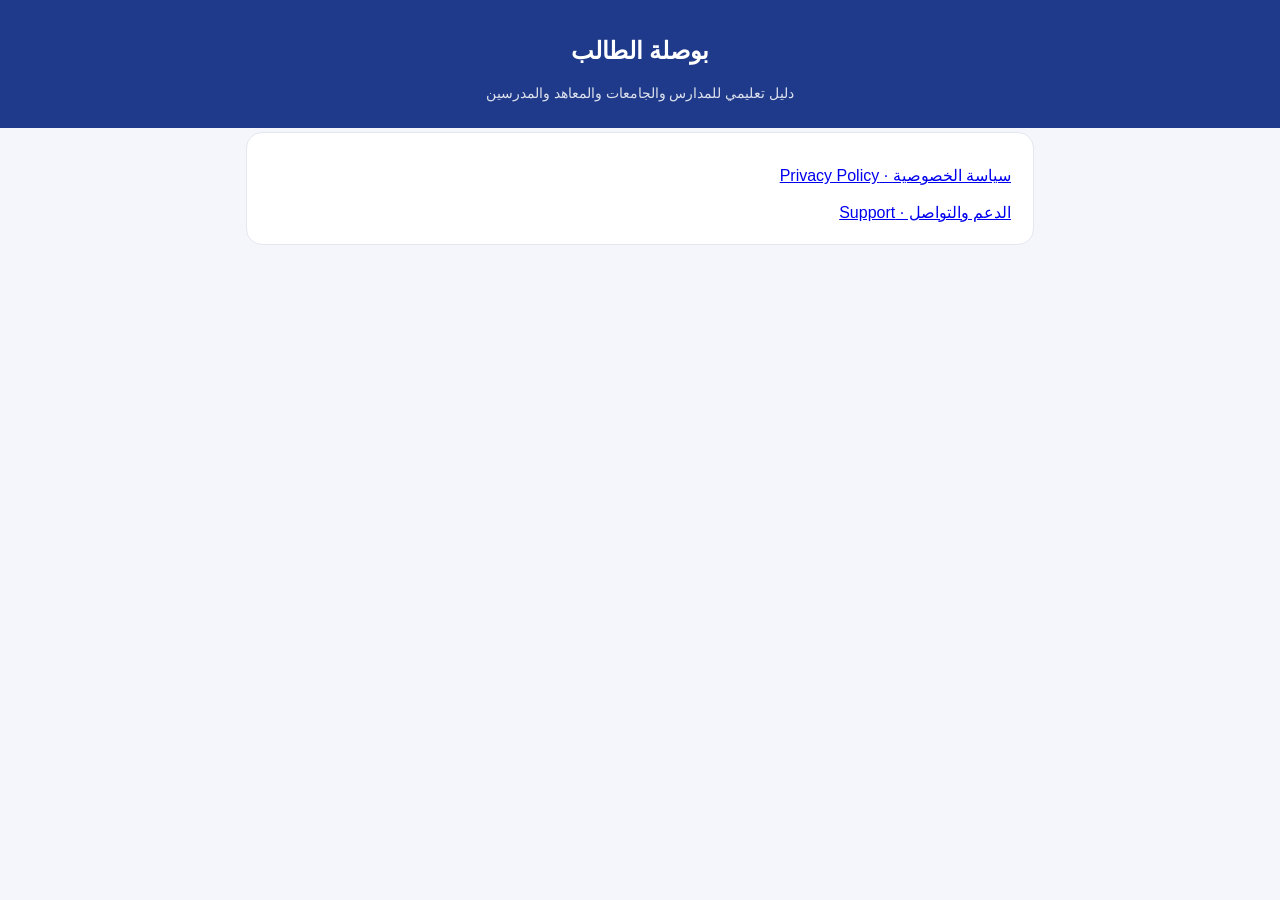
<file: docs/index.html>
<!DOCTYPE html>
<html lang="ar" dir="rtl">
<head>
<meta charset="utf-8">
<meta name="viewport" content="width=device-width, initial-scale=1">
<title>بوصلة الطالب</title>
<link rel="stylesheet" href="style.css">
</head>
<body>
<header><h1>بوصلة الطالب</h1><p>دليل تعليمي للمدارس والجامعات والمعاهد والمدرسين</p></header>
<main><div class="card">
  <p><a href="privacy.html">سياسة الخصوصية · Privacy Policy</a></p>
  <p><a href="support.html">الدعم والتواصل · Support</a></p>
</div></main>
</body>
</html>
</file>
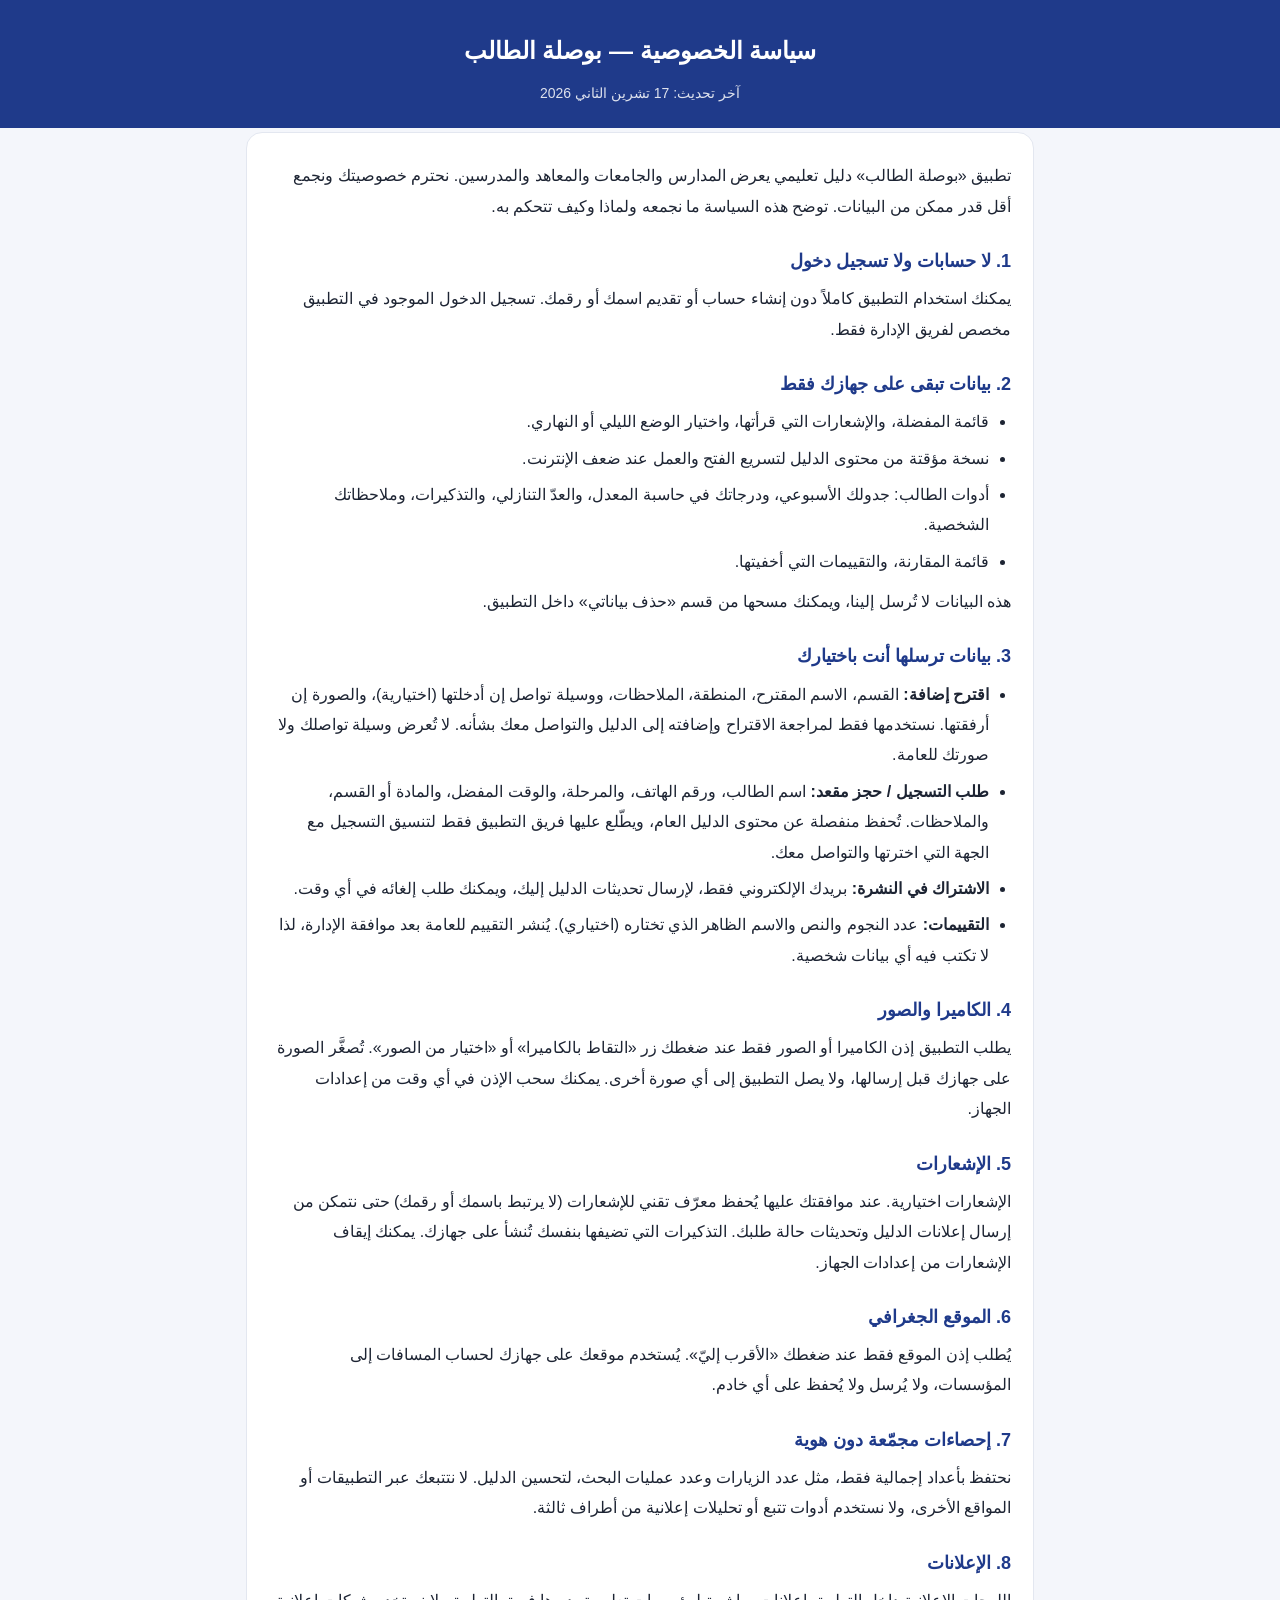
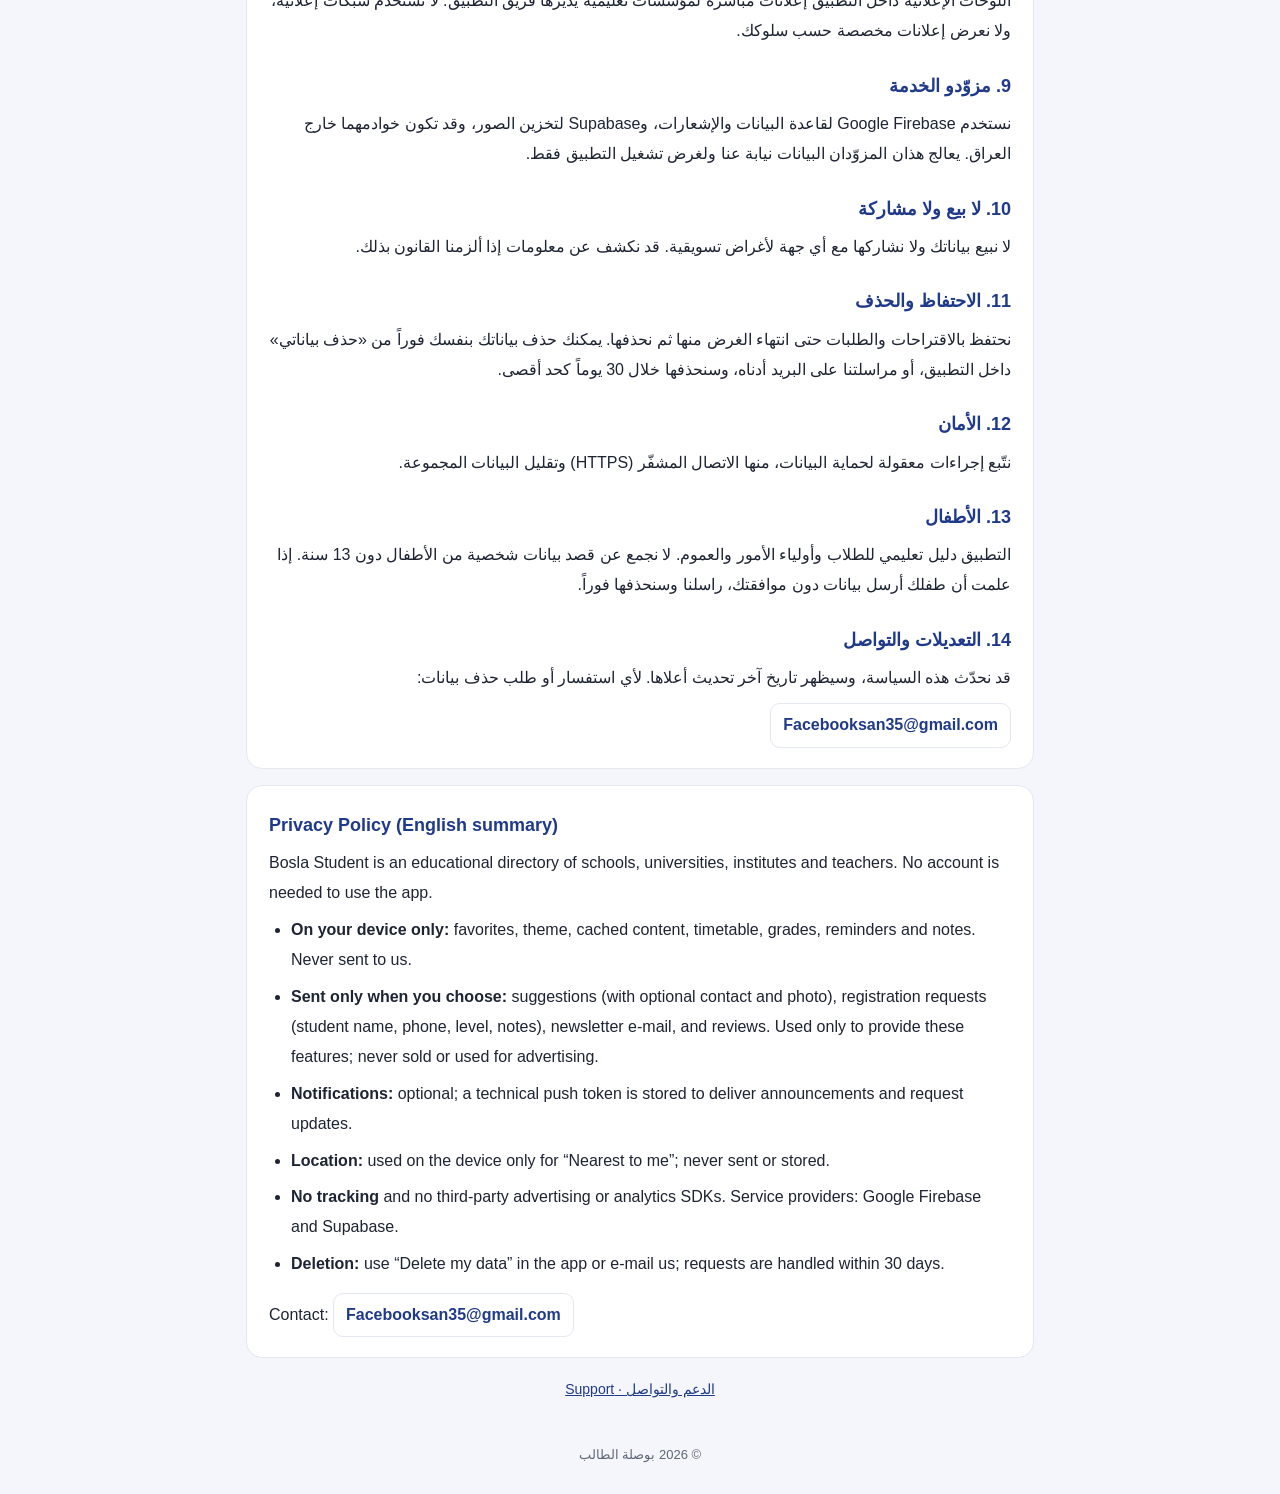
<file: docs/privacy.html>
<!DOCTYPE html>
<html lang="ar" dir="rtl">
<head>
<meta charset="utf-8">
<meta name="viewport" content="width=device-width, initial-scale=1">
<title>سياسة الخصوصية — بوصلة الطالب</title>
<meta name="description" content="سياسة الخصوصية لتطبيق بوصلة الطالب — Privacy Policy for Bosla Student app">
<link rel="stylesheet" href="style.css">
</head>
<body>
<header>
  <h1>سياسة الخصوصية — بوصلة الطالب</h1>
  <p>آخر تحديث: 17 تشرين الثاني 2026</p>
</header>
<main>
<div class="card">
  <p>تطبيق «بوصلة الطالب» دليل تعليمي يعرض المدارس والجامعات والمعاهد والمدرسين. نحترم خصوصيتك ونجمع أقل قدر ممكن من البيانات. توضح هذه السياسة ما نجمعه ولماذا وكيف تتحكم به.</p>

  <h2>1. لا حسابات ولا تسجيل دخول</h2>
  <p>يمكنك استخدام التطبيق كاملاً دون إنشاء حساب أو تقديم اسمك أو رقمك. تسجيل الدخول الموجود في التطبيق مخصص لفريق الإدارة فقط.</p>

  <h2>2. بيانات تبقى على جهازك فقط</h2>
  <ul>
    <li>قائمة المفضلة، والإشعارات التي قرأتها، واختيار الوضع الليلي أو النهاري.</li>
    <li>نسخة مؤقتة من محتوى الدليل لتسريع الفتح والعمل عند ضعف الإنترنت.</li>
    <li>أدوات الطالب: جدولك الأسبوعي، ودرجاتك في حاسبة المعدل، والعدّ التنازلي، والتذكيرات، وملاحظاتك الشخصية.</li>
    <li>قائمة المقارنة، والتقييمات التي أخفيتها.</li>
  </ul>
  <p>هذه البيانات لا تُرسل إلينا، ويمكنك مسحها من قسم «حذف بياناتي» داخل التطبيق.</p>

  <h2>3. بيانات ترسلها أنت باختيارك</h2>
  <ul>
    <li><b>اقترح إضافة:</b> القسم، الاسم المقترح، المنطقة، الملاحظات، ووسيلة تواصل إن أدخلتها (اختيارية)، والصورة إن أرفقتها. نستخدمها فقط لمراجعة الاقتراح وإضافته إلى الدليل والتواصل معك بشأنه. لا تُعرض وسيلة تواصلك ولا صورتك للعامة.</li>
    <li><b>طلب التسجيل / حجز مقعد:</b> اسم الطالب، ورقم الهاتف، والمرحلة، والوقت المفضل، والمادة أو القسم، والملاحظات. تُحفظ منفصلة عن محتوى الدليل العام، ويطّلع عليها فريق التطبيق فقط لتنسيق التسجيل مع الجهة التي اخترتها والتواصل معك.</li>
    <li><b>الاشتراك في النشرة:</b> بريدك الإلكتروني فقط، لإرسال تحديثات الدليل إليك، ويمكنك طلب إلغائه في أي وقت.</li>
    <li><b>التقييمات:</b> عدد النجوم والنص والاسم الظاهر الذي تختاره (اختياري). يُنشر التقييم للعامة بعد موافقة الإدارة، لذا لا تكتب فيه أي بيانات شخصية.</li>
  </ul>

  <h2>4. الكاميرا والصور</h2>
  <p>يطلب التطبيق إذن الكاميرا أو الصور فقط عند ضغطك زر «التقاط بالكاميرا» أو «اختيار من الصور». تُصغَّر الصورة على جهازك قبل إرسالها، ولا يصل التطبيق إلى أي صورة أخرى. يمكنك سحب الإذن في أي وقت من إعدادات الجهاز.</p>

  <h2>5. الإشعارات</h2>
  <p>الإشعارات اختيارية. عند موافقتك عليها يُحفظ معرّف تقني للإشعارات (لا يرتبط باسمك أو رقمك) حتى نتمكن من إرسال إعلانات الدليل وتحديثات حالة طلبك. التذكيرات التي تضيفها بنفسك تُنشأ على جهازك. يمكنك إيقاف الإشعارات من إعدادات الجهاز.</p>

  <h2>6. الموقع الجغرافي</h2>
  <p>يُطلب إذن الموقع فقط عند ضغطك «الأقرب إليّ». يُستخدم موقعك على جهازك لحساب المسافات إلى المؤسسات، ولا يُرسل ولا يُحفظ على أي خادم.</p>

  <h2>7. إحصاءات مجمّعة دون هوية</h2>
  <p>نحتفظ بأعداد إجمالية فقط، مثل عدد الزيارات وعدد عمليات البحث، لتحسين الدليل. لا نتتبعك عبر التطبيقات أو المواقع الأخرى، ولا نستخدم أدوات تتبع أو تحليلات إعلانية من أطراف ثالثة.</p>

  <h2>8. الإعلانات</h2>
  <p>اللوحات الإعلانية داخل التطبيق إعلانات مباشرة لمؤسسات تعليمية يديرها فريق التطبيق. لا نستخدم شبكات إعلانية، ولا نعرض إعلانات مخصصة حسب سلوكك.</p>

  <h2>9. مزوّدو الخدمة</h2>
  <p>نستخدم Google Firebase لقاعدة البيانات والإشعارات، وSupabase لتخزين الصور، وقد تكون خوادمهما خارج العراق. يعالج هذان المزوّدان البيانات نيابة عنا ولغرض تشغيل التطبيق فقط.</p>

  <h2>10. لا بيع ولا مشاركة</h2>
  <p>لا نبيع بياناتك ولا نشاركها مع أي جهة لأغراض تسويقية. قد نكشف عن معلومات إذا ألزمنا القانون بذلك.</p>

  <h2>11. الاحتفاظ والحذف</h2>
  <p>نحتفظ بالاقتراحات والطلبات حتى انتهاء الغرض منها ثم نحذفها. يمكنك حذف بياناتك بنفسك فوراً من «حذف بياناتي» داخل التطبيق، أو مراسلتنا على البريد أدناه، وسنحذفها خلال 30 يوماً كحد أقصى.</p>

  <h2>12. الأمان</h2>
  <p>نتّبع إجراءات معقولة لحماية البيانات، منها الاتصال المشفّر (HTTPS) وتقليل البيانات المجموعة.</p>

  <h2>13. الأطفال</h2>
  <p>التطبيق دليل تعليمي للطلاب وأولياء الأمور والعموم. لا نجمع عن قصد بيانات شخصية من الأطفال دون 13 سنة. إذا علمت أن طفلك أرسل بيانات دون موافقتك، راسلنا وسنحذفها فوراً.</p>

  <h2>14. التعديلات والتواصل</h2>
  <p>قد نحدّث هذه السياسة، وسيظهر تاريخ آخر تحديث أعلاها. لأي استفسار أو طلب حذف بيانات:</p>
  <p><a class="mail" href="mailto:Facebooksan35@gmail.com">Facebooksan35@gmail.com</a></p>
</div>

<div class="card en">
  <h2>Privacy Policy (English summary)</h2>
  <p>Bosla Student is an educational directory of schools, universities, institutes and teachers. No account is needed to use the app.</p>
  <ul>
    <li><b>On your device only:</b> favorites, theme, cached content, timetable, grades, reminders and notes. Never sent to us.</li>
    <li><b>Sent only when you choose:</b> suggestions (with optional contact and photo), registration requests (student name, phone, level, notes), newsletter e-mail, and reviews. Used only to provide these features; never sold or used for advertising.</li>
    <li><b>Notifications:</b> optional; a technical push token is stored to deliver announcements and request updates.</li>
    <li><b>Location:</b> used on the device only for “Nearest to me”; never sent or stored.</li>
    <li><b>No tracking</b> and no third-party advertising or analytics SDKs. Service providers: Google Firebase and Supabase.</li>
    <li><b>Deletion:</b> use “Delete my data” in the app or e-mail us; requests are handled within 30 days.</li>
  </ul>
  <p>Contact: <a class="mail" href="mailto:Facebooksan35@gmail.com">Facebooksan35@gmail.com</a></p>
</div>
<nav><a href="support.html">الدعم والتواصل · Support</a></nav>
</main>
<footer>© 2026 بوصلة الطالب</footer>
</body>
</html>
</file>
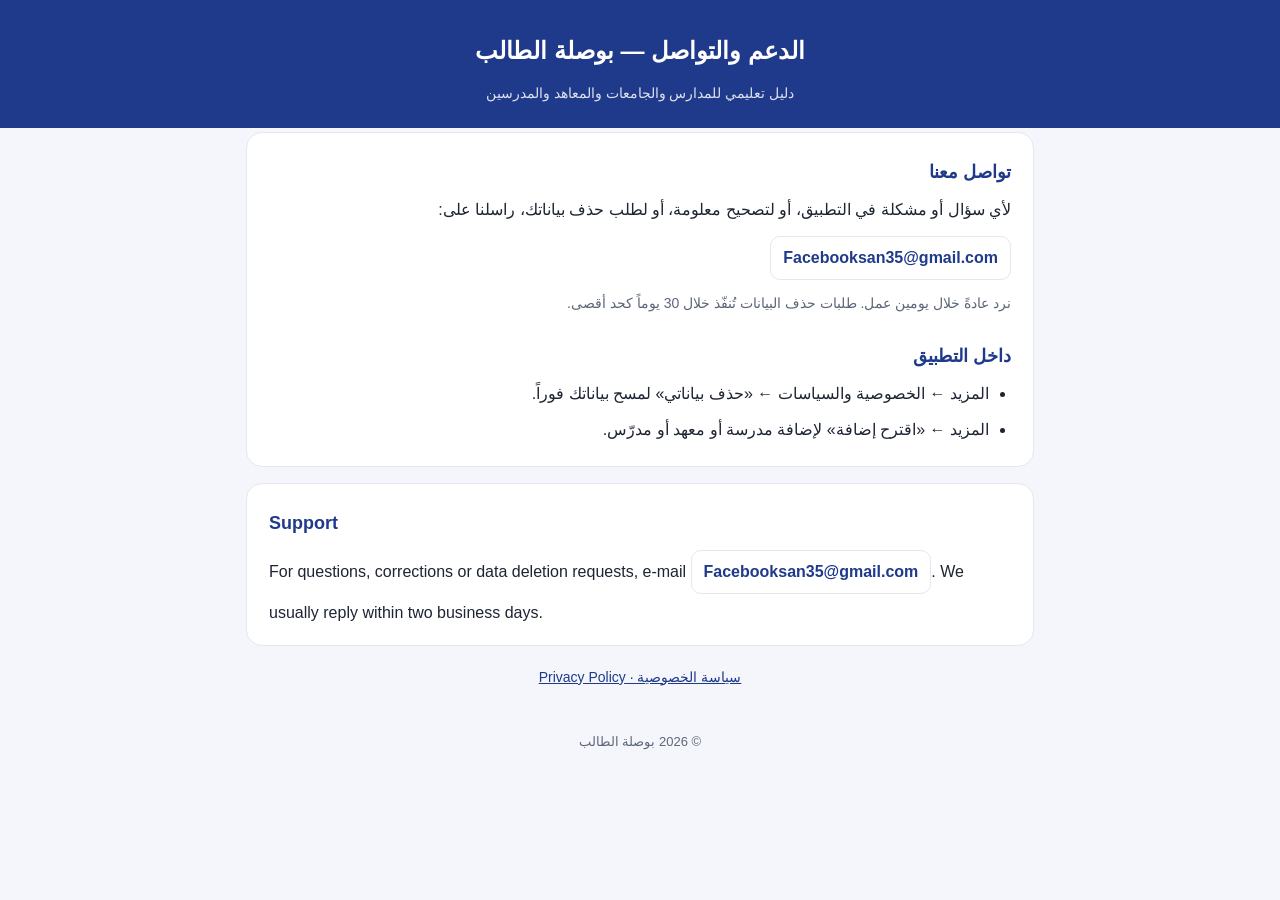
<file: docs/support.html>
<!DOCTYPE html>
<html lang="ar" dir="rtl">
<head>
<meta charset="utf-8">
<meta name="viewport" content="width=device-width, initial-scale=1">
<title>الدعم والتواصل — بوصلة الطالب</title>
<link rel="stylesheet" href="style.css">
</head>
<body>
<header>
  <h1>الدعم والتواصل — بوصلة الطالب</h1>
  <p>دليل تعليمي للمدارس والجامعات والمعاهد والمدرسين</p>
</header>
<main>
<div class="card">
  <h2>تواصل معنا</h2>
  <p>لأي سؤال أو مشكلة في التطبيق، أو لتصحيح معلومة، أو لطلب حذف بياناتك، راسلنا على:</p>
  <p><a class="mail" href="mailto:Facebooksan35@gmail.com">Facebooksan35@gmail.com</a></p>
  <p class="muted">نرد عادةً خلال يومين عمل. طلبات حذف البيانات تُنفّذ خلال 30 يوماً كحد أقصى.</p>
  <h2>داخل التطبيق</h2>
  <ul>
    <li>المزيد ← الخصوصية والسياسات ← «حذف بياناتي» لمسح بياناتك فوراً.</li>
    <li>المزيد ← «اقترح إضافة» لإضافة مدرسة أو معهد أو مدرّس.</li>
  </ul>
</div>
<div class="card en">
  <h2>Support</h2>
  <p>For questions, corrections or data deletion requests, e-mail <a class="mail" href="mailto:Facebooksan35@gmail.com">Facebooksan35@gmail.com</a>. We usually reply within two business days.</p>
</div>
<nav><a href="privacy.html">سياسة الخصوصية · Privacy Policy</a></nav>
</main>
<footer>© 2026 بوصلة الطالب</footer>
</body>
</html>
</file>
<file: docs/style.css>
:root{--bg:#f4f6fb;--card:#fff;--text:#1d2433;--muted:#5d6678;--brand:#1f3a8a;--line:#e3e7f0}
@media (prefers-color-scheme:dark){:root{--bg:#0f1422;--card:#171e30;--text:#e8ecf5;--muted:#9aa4ba;--brand:#8fb0ff;--line:#2a3350}}
*{box-sizing:border-box}
body{margin:0;background:var(--bg);color:var(--text);font-family:"Segoe UI",Tahoma,"Noto Naskh Arabic",Arial,sans-serif;line-height:1.9;font-size:16px}
header{background:var(--brand);color:#fff;padding:28px 20px 22px;text-align:center}
@media (prefers-color-scheme:dark){header{background:#1f3a8a}}
header h1{margin:0;font-size:24px}
header p{margin:6px 0 0;opacity:.85;font-size:14px}
main{max-width:820px;margin:-12px auto 40px;padding:0 16px}
.card{background:var(--card);border:1px solid var(--line);border-radius:16px;padding:22px 22px 10px;margin-top:16px}
h2{color:var(--brand);font-size:18px;margin:22px 0 6px}
h2:first-child{margin-top:0}
p,li{margin:6px 0}
ul{padding-inline-start:22px;margin:4px 0 10px}
.muted{color:var(--muted);font-size:14px}
.mail{display:inline-block;direction:ltr;font-weight:700;color:var(--brand);text-decoration:none;border:1px solid var(--line);border-radius:10px;padding:6px 12px;margin:4px 0}
.en{direction:ltr;text-align:left}
nav{text-align:center;margin:18px 0 0;font-size:14px}
nav a{color:var(--brand);margin:0 8px}
footer{text-align:center;color:var(--muted);font-size:13px;margin:26px 0}
</file>
